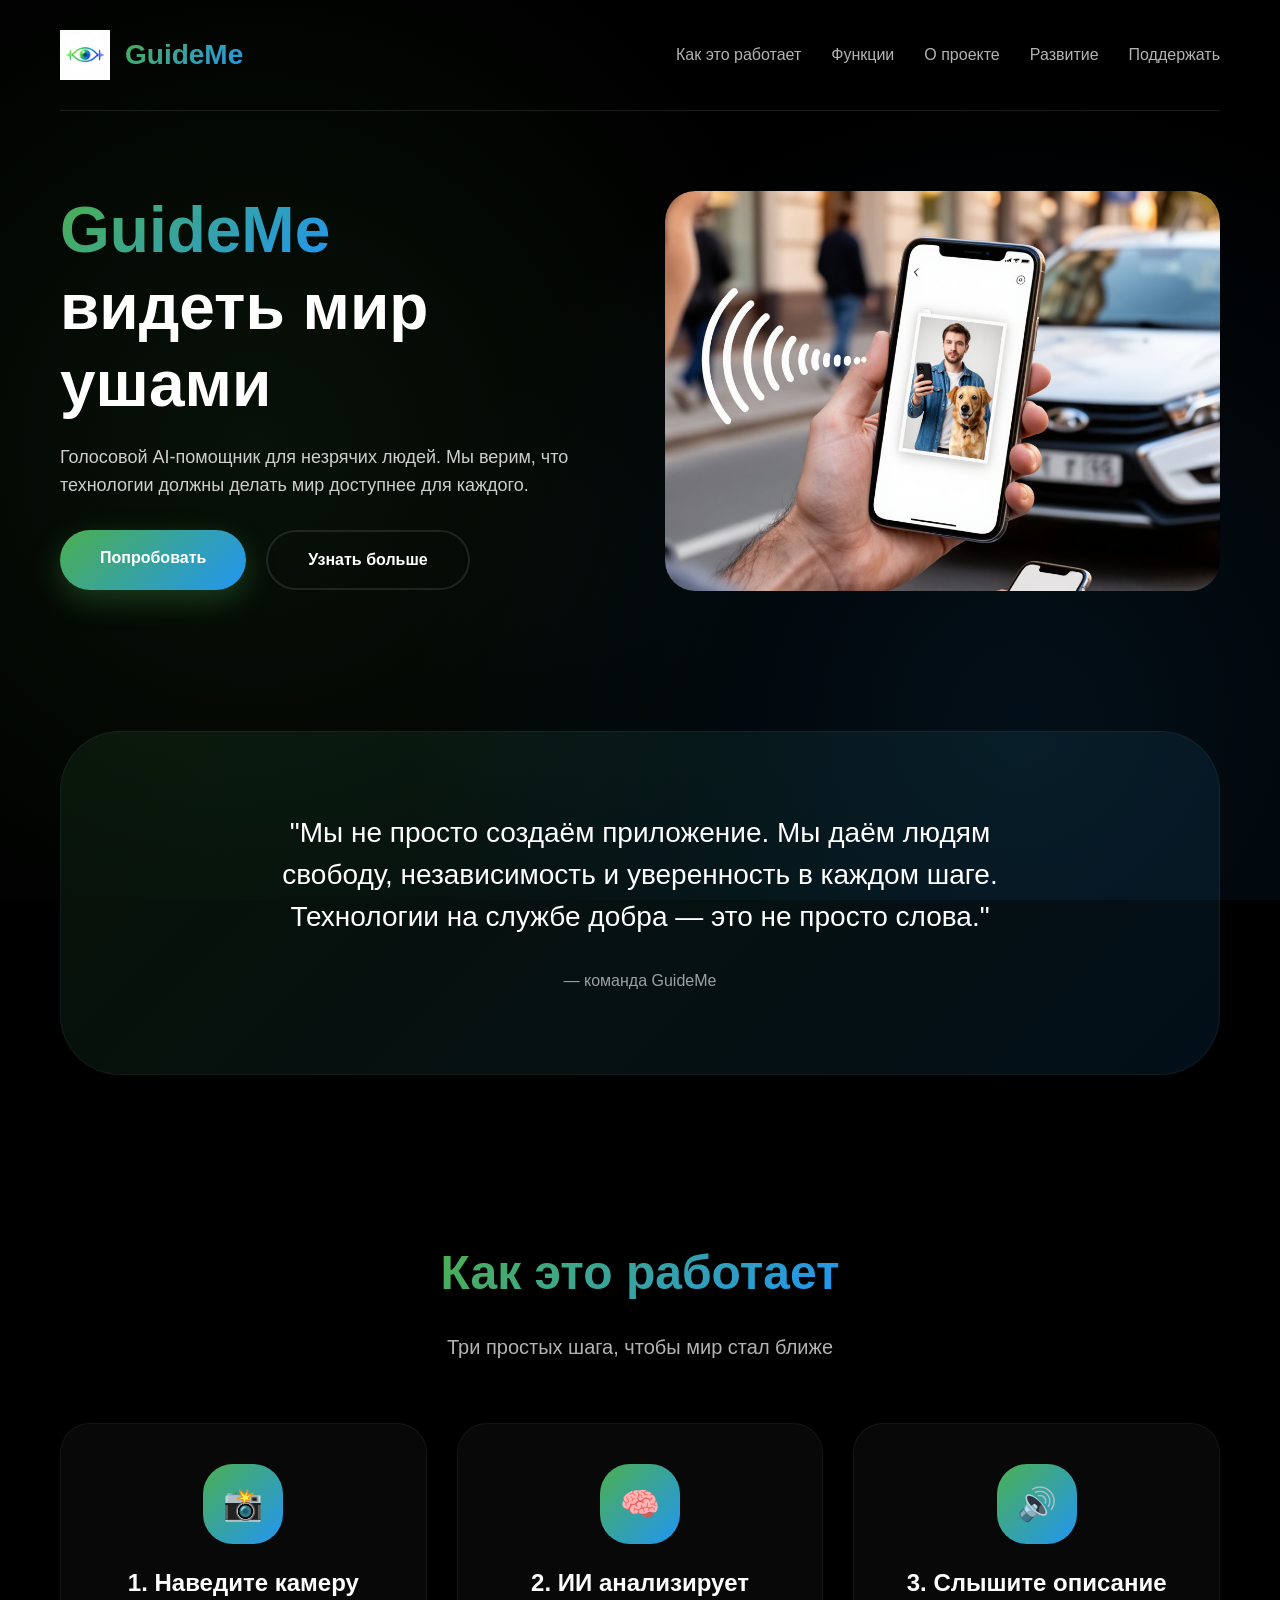
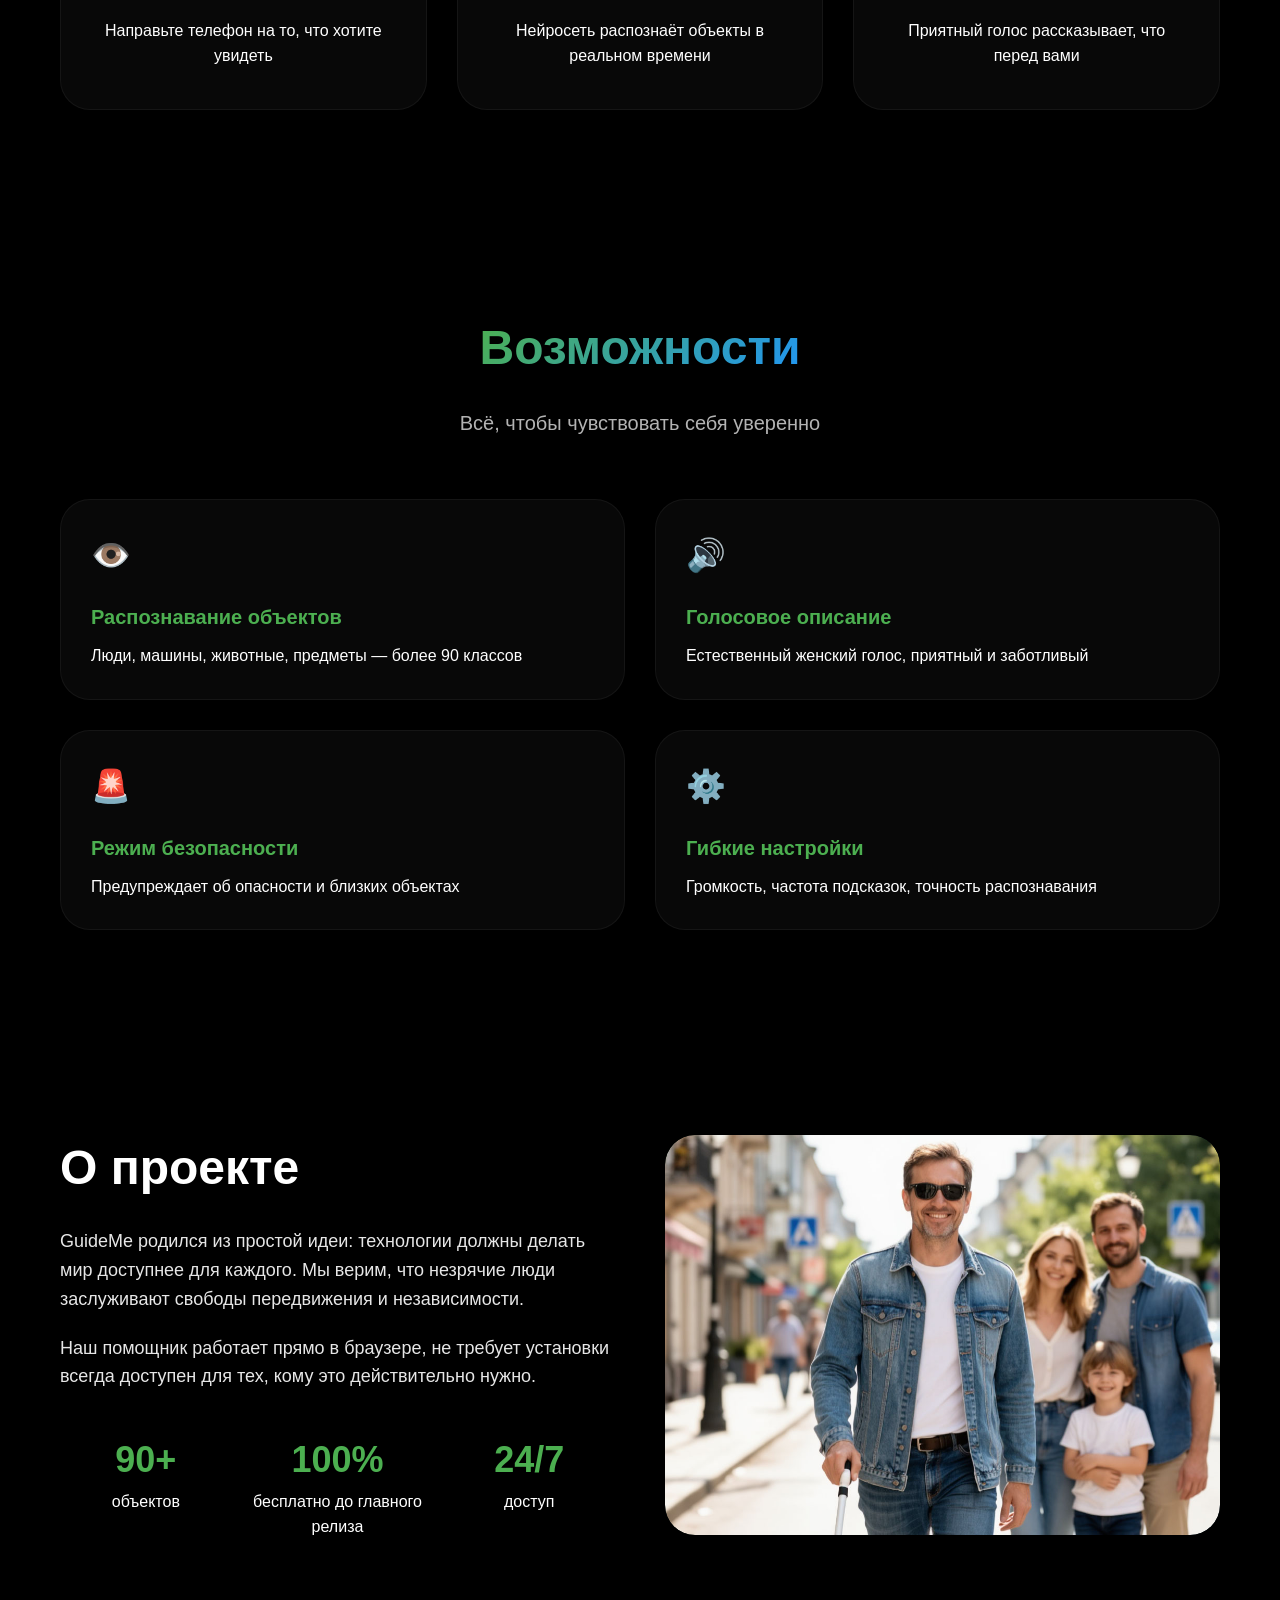
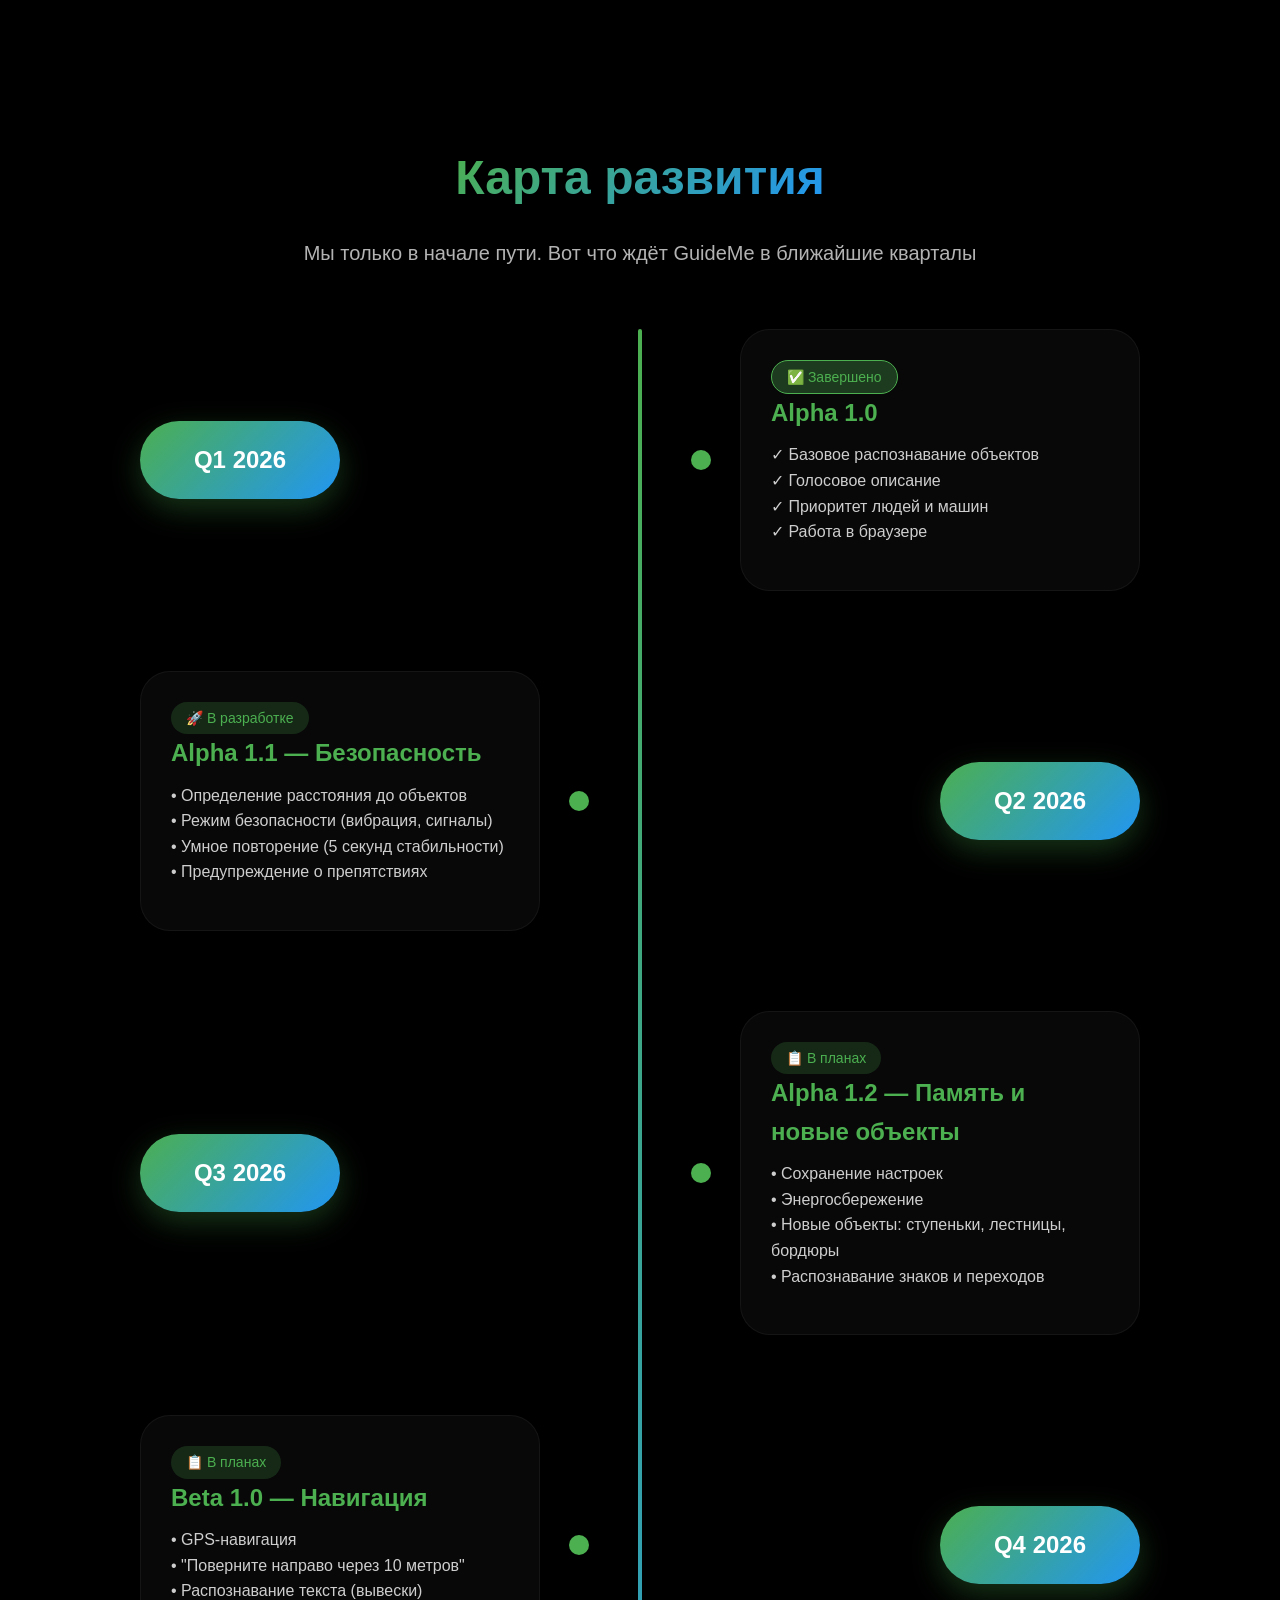
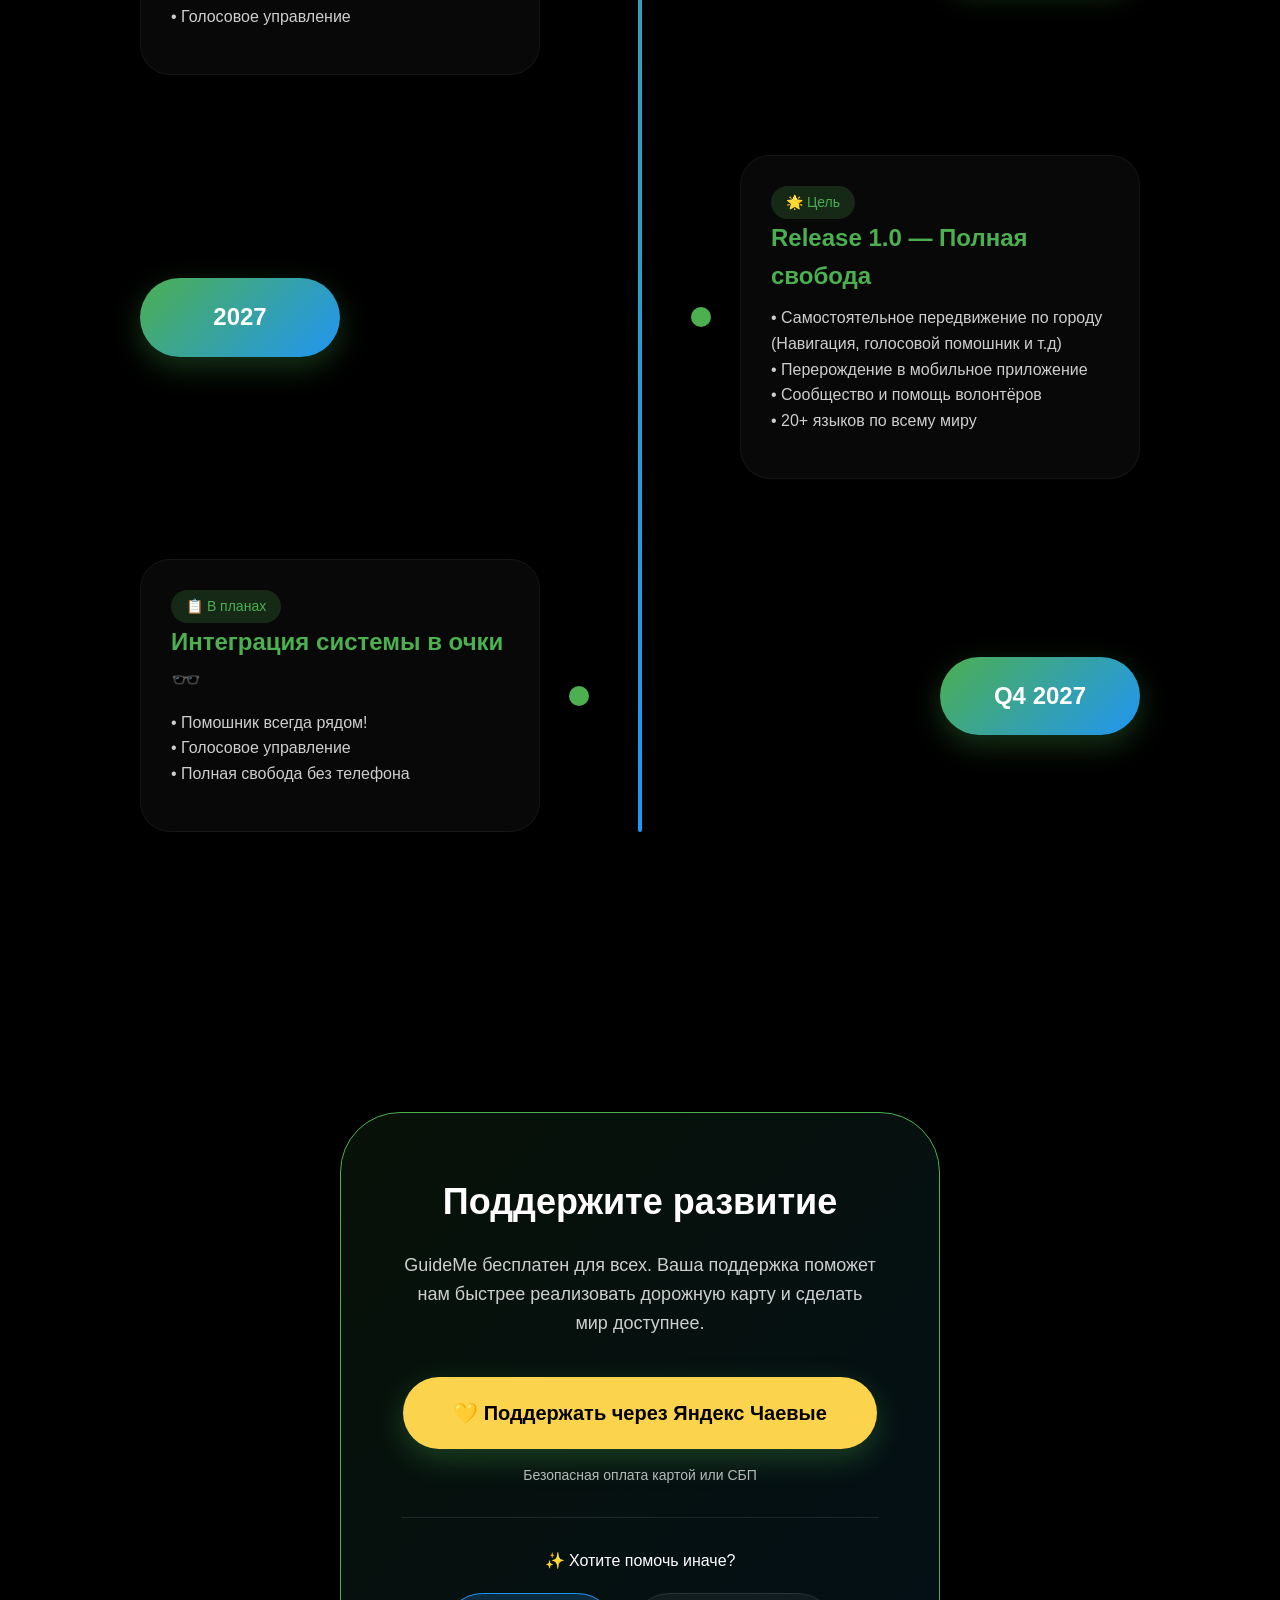
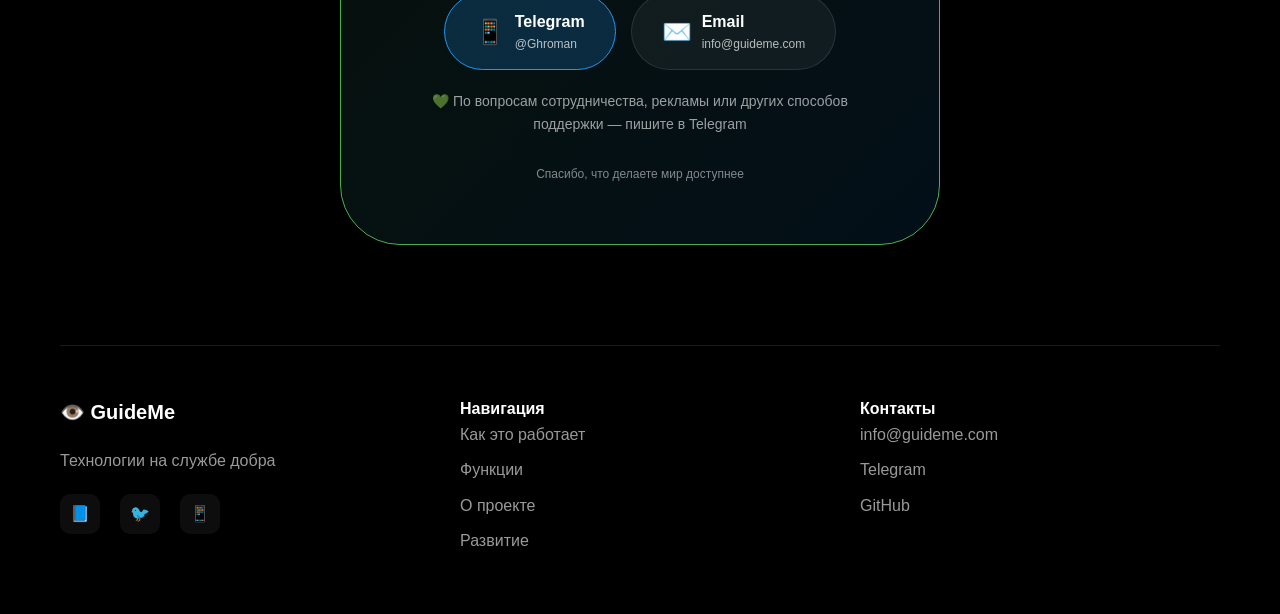
<file: lending.html>
<!DOCTYPE html>
<html lang="ru">
<head>
    <meta charset="UTF-8">
    <meta name="viewport" content="width=device-width, initial-scale=1.0">
    <title>GuideMe — видеть мир ушами</title>
    <style>
        * {
            margin: 0;
            padding: 0;
            box-sizing: border-box;
        }

        body {
            font-family: -apple-system, BlinkMacSystemFont, 'Segoe UI', Roboto, sans-serif;
            background: #000;
            color: #fff;
            line-height: 1.6;
            overflow-x: hidden;
        }

        body::before {
            content: '';
            position: fixed;
            top: 0;
            left: 0;
            width: 100%;
            height: 100%;
            background: radial-gradient(circle at 20% 50%, rgba(76, 175, 80, 0.1) 0%, transparent 50%),
                        radial-gradient(circle at 80% 80%, rgba(33, 150, 243, 0.1) 0%, transparent 50%);
            z-index: -1;
        }

        .container {
            max-width: 1200px;
            margin: 0 auto;
            padding: 0 20px;
        }

        .header {
            padding: 30px 0;
            display: flex;
            justify-content: space-between;
            align-items: center;
            flex-wrap: wrap;
            gap: 20px;
            border-bottom: 1px solid rgba(255, 255, 255, 0.1);
        }

        .logo {
            display: flex;
            align-items: center;
            gap: 15px;
        }

        .logo-icon {
            width: 50px;
            height: 50px;
            background: linear-gradient(135deg, #4CAF50, #2196F3);
            border-radius: 15px;
            display: flex;
            align-items: center;
            justify-content: center;
            font-size: 24px;
        }

        .logo-text {
            font-size: 28px;
            font-weight: bold;
            background: linear-gradient(135deg, #4CAF50, #2196F3);
            -webkit-background-clip: text;
            -webkit-text-fill-color: transparent;
        }

        .nav {
            display: flex;
            gap: 30px;
        }

        .nav a {
            color: #fff;
            text-decoration: none;
            opacity: 0.7;
            transition: 0.3s;
        }

        .nav a:hover {
            opacity: 1;
        }

        .hero {
            padding: 80px 0;
            display: grid;
            grid-template-columns: 1fr 1fr;
            gap: 50px;
            align-items: center;
        }

        .hero-title {
            font-size: 64px;
            line-height: 1.2;
            margin-bottom: 20px;
        }

        .gradient-text {
            background: linear-gradient(135deg, #4CAF50, #2196F3);
            -webkit-background-clip: text;
            -webkit-text-fill-color: transparent;
        }

        .hero-description {
            font-size: 18px;
            opacity: 0.8;
            margin-bottom: 30px;
        }

        .hero-buttons {
            display: flex;
            gap: 20px;
            flex-wrap: wrap;
        }

        .btn {
            padding: 15px 40px;
            border-radius: 50px;
            text-decoration: none;
            font-weight: 600;
            transition: 0.3s;
            display: inline-block;
        }

        .btn-primary {
            background: linear-gradient(135deg, #4CAF50, #2196F3);
            color: #fff;
            box-shadow: 0 10px 30px rgba(76, 175, 80, 0.3);
        }

        .btn-primary:hover {
            transform: translateY(-3px);
            box-shadow: 0 20px 40px rgba(76, 175, 80, 0.4);
        }

        .btn-outline {
            border: 2px solid rgba(255, 255, 255, 0.1);
            color: #fff;
        }

        .btn-outline:hover {
            border-color: #4CAF50;
        }

        /* Стили для изображений */
        .hero-image {
            width: 100%;
            height: 400px;
            background: linear-gradient(135deg, rgba(76, 175, 80, 0.1), rgba(33, 150, 243, 0.1));
            border-radius: 30px;
            display: flex;
            align-items: center;
            justify-content: center;
            position: relative;
            overflow: hidden;
        }

        .hero-image img {
            width: 100%;
            height: 100%;
            object-fit: cover;
            border-radius: 30px;
        }

        .about-image {
            width: 100%;
            height: 400px;
            background: linear-gradient(135deg, rgba(76, 175, 80, 0.1), rgba(33, 150, 243, 0.1));
            border-radius: 30px;
            display: flex;
            align-items: center;
            justify-content: center;
            overflow: hidden;
        }

        .about-image img {
            width: 100%;
            height: 100%;
            object-fit: cover;
            border-radius: 30px;
        }

        .placeholder-text {
            text-align: center;
            padding: 20px;
            color: rgba(255, 255, 255, 0.5);
            font-size: 18px;
        }

        .how-it-works {
            padding: 100px 0;
        }

        .section-title {
            font-size: 48px;
            text-align: center;
            margin-bottom: 20px;
        }

        .section-subtitle {
            text-align: center;
            font-size: 20px;
            opacity: 0.7;
            max-width: 700px;
            margin: 0 auto 60px;
        }

        .steps {
            display: grid;
            grid-template-columns: repeat(3, 1fr);
            gap: 30px;
        }

        .step {
            text-align: center;
            padding: 40px 30px;
            background: rgba(255, 255, 255, 0.03);
            border-radius: 30px;
            border: 1px solid rgba(255, 255, 255, 0.05);
            transition: 0.3s;
        }

        .step:hover {
            transform: translateY(-10px);
            background: rgba(255, 255, 255, 0.05);
            border-color: #4CAF50;
        }

        .step-icon {
            width: 80px;
            height: 80px;
            background: linear-gradient(135deg, #4CAF50, #2196F3);
            border-radius: 30px;
            display: flex;
            align-items: center;
            justify-content: center;
            font-size: 32px;
            margin: 0 auto 20px;
        }

        .step-title {
            font-size: 24px;
            margin-bottom: 15px;
        }

        .mission {
            padding: 80px;
            background: linear-gradient(135deg, rgba(76, 175, 80, 0.1), rgba(33, 150, 243, 0.1));
            border-radius: 60px;
            margin: 60px 0;
            text-align: center;
            border: 1px solid rgba(255, 255, 255, 0.05);
        }

        .mission-text {
            font-size: 28px;
            font-weight: 300;
            max-width: 800px;
            margin: 0 auto;
            line-height: 1.5;
        }

        .mission-author {
            margin-top: 30px;
            opacity: 0.6;
        }

        .features {
            padding: 100px 0;
        }

        .features-grid {
            display: grid;
            grid-template-columns: repeat(2, 1fr);
            gap: 30px;
        }

        .feature {
            padding: 30px;
            background: rgba(255, 255, 255, 0.03);
            border-radius: 30px;
            border: 1px solid rgba(255, 255, 255, 0.05);
            transition: 0.3s;
        }

        .feature:hover {
            border-color: #2196F3;
        }

        .feature-icon {
            font-size: 32px;
            margin-bottom: 20px;
        }

        .feature-title {
            font-size: 20px;
            margin-bottom: 10px;
            color: #4CAF50;
        }

        .about {
            padding: 100px 0;
        }

        .about-content {
            display: grid;
            grid-template-columns: 1fr 1fr;
            gap: 50px;
            align-items: center;
        }

        .about-text {
            font-size: 18px;
            opacity: 0.9;
        }

        .stats {
            display: grid;
            grid-template-columns: repeat(3, 1fr);
            gap: 20px;
            margin-top: 40px;
        }

        .stat {
            text-align: center;
        }

        .stat-number {
            font-size: 36px;
            font-weight: bold;
            color: #4CAF50;
        }

        /* Дорожная карта */
        .roadmap {
            padding: 100px 0;
        }

        .timeline {
            position: relative;
            max-width: 1000px;
            margin: 60px auto 0;
        }

        .timeline::before {
            content: '';
            position: absolute;
            left: 50%;
            transform: translateX(-50%);
            width: 4px;
            height: 100%;
            background: linear-gradient(180deg, #4CAF50, #2196F3);
            border-radius: 2px;
        }

        .timeline-item {
            display: flex;
            justify-content: space-between;
            align-items: center;
            margin-bottom: 80px;
            position: relative;
        }

        .timeline-item:nth-child(even) {
            flex-direction: row-reverse;
        }

        .timeline-date {
            width: 200px;
            padding: 20px;
            background: linear-gradient(135deg, #4CAF50, #2196F3);
            border-radius: 50px;
            text-align: center;
            font-size: 24px;
            font-weight: bold;
            box-shadow: 0 10px 30px rgba(76, 175, 80, 0.3);
        }

        .timeline-content {
            width: 400px;
            padding: 30px;
            background: rgba(255, 255, 255, 0.03);
            border-radius: 30px;
            border: 1px solid rgba(255, 255, 255, 0.05);
            position: relative;
        }

        .timeline-content::before {
            content: '';
            position: absolute;
            width: 20px;
            height: 20px;
            background: #4CAF50;
            border-radius: 50%;
            top: 50%;
            transform: translateY(-50%);
        }

        .timeline-item:nth-child(odd) .timeline-content::before {
            left: -50px;
        }

        .timeline-item:nth-child(even) .timeline-content::before {
            right: -50px;
        }

        .timeline-content h3 {
            font-size: 24px;
            margin-bottom: 10px;
            color: #4CAF50;
        }

        .timeline-content p {
            opacity: 0.8;
            margin-bottom: 15px;
        }

        .timeline-badge {
            display: inline-block;
            padding: 5px 15px;
            background: rgba(76, 175, 80, 0.2);
            border-radius: 50px;
            font-size: 14px;
            color: #4CAF50;
        }

        .timeline-badge.completed {
            background: rgba(76, 175, 80, 0.3);
            color: #4CAF50;
            border: 1px solid #4CAF50;
        }

        .donate {
            padding: 100px 0;
            text-align: center;
        }

        .donate-card {
            max-width: 600px;
            margin: 0 auto;
            padding: 60px;
            background: linear-gradient(135deg, rgba(76, 175, 80, 0.1), rgba(33, 150, 243, 0.1));
            border-radius: 60px;
            border: 1px solid #4CAF50;
        }

        .donate-title {
            font-size: 36px;
            margin-bottom: 20px;
        }

        .donate-description {
            font-size: 18px;
            opacity: 0.8;
            margin-bottom: 40px;
        }

        .donate-amounts {
            display: grid;
            grid-template-columns: repeat(3, 1fr);
            gap: 20px;
            margin-bottom: 30px;
        }

        .amount {
            padding: 15px;
            background: rgba(255, 255, 255, 0.05);
            border-radius: 30px;
            border: 1px solid rgba(255, 255, 255, 0.1);
            cursor: pointer;
            transition: 0.3s;
            font-size: 20px;
            font-weight: bold;
        }

        .amount:hover {
            border-color: #4CAF50;
            transform: scale(1.05);
        }

        .btn-donate {
            background: #4CAF50;
            color: #fff;
            padding: 20px 60px;
            font-size: 20px;
            border: none;
            border-radius: 50px;
            cursor: pointer;
            transition: 0.3s;
            box-shadow: 0 10px 30px rgba(76, 175, 80, 0.3);
        }

        .btn-donate:hover {
            background: #45a049;
            transform: translateY(-3px);
            box-shadow: 0 20px 40px rgba(76, 175, 80, 0.4);
        }

        .footer {
            padding: 50px 0;
            border-top: 1px solid rgba(255, 255, 255, 0.1);
            display: grid;
            grid-template-columns: repeat(3, 1fr);
            gap: 40px;
        }

        .footer-logo {
            font-size: 20px;
            font-weight: bold;
            margin-bottom: 20px;
        }

        .footer-links {
            list-style: none;
        }

        .footer-links li {
            margin-bottom: 10px;
        }

        .footer-links a {
            color: #fff;
            text-decoration: none;
            opacity: 0.6;
            transition: 0.3s;
        }

        .footer-links a:hover {
            opacity: 1;
        }

        .social-links {
            display: flex;
            gap: 20px;
            margin-top: 20px;
        }

        .social-link {
            width: 40px;
            height: 40px;
            background: rgba(255, 255, 255, 0.05);
            border-radius: 10px;
            display: flex;
            align-items: center;
            justify-content: center;
            text-decoration: none;
            color: #fff;
            transition: 0.3s;
        }

        .social-link:hover {
            background: #4CAF50;
        }

        @media (max-width: 768px) {
            .hero {
                grid-template-columns: 1fr;
            }
            
            .hero-title {
                font-size: 48px;
            }
            
            .steps, .features-grid {
                grid-template-columns: 1fr;
            }
            
            .about-content {
                grid-template-columns: 1fr;
            }
            
            .footer {
                grid-template-columns: 1fr;
            }
            
            .mission-text {
                font-size: 22px;
            }

            .timeline::before {
                left: 30px;
            }

            .timeline-item {
                flex-direction: column !important;
                align-items: flex-start;
                margin-left: 60px;
            }

            .timeline-date {
                width: 150px;
                font-size: 18px;
                margin-bottom: 20px;
            }

            .timeline-content {
                width: 100%;
            }

            .timeline-content::before {
                left: -40px !important;
                right: auto !important;
            }
        }
    </style>
</head>
<body>
    <div class="container">
        <header class="header">
<div class="logo">
    <!-- ===== ВСТАВЬТЕ ЛОГОТИП СЮДА ===== -->
    <img src="images/logo.png" alt="GuideMe Logo" style="height: 50px; width: auto;" onerror="this.style.display='none'; this.nextElementSibling.style.display='flex';">
    <div class="logo-icon" style="display: none;">👁️🔊</div>
    <span class="logo-text">GuideMe</span>
</div>
            <nav class="nav">
                <a href="#how-it-works">Как это работает</a>
                <a href="#features">Функции</a>
                <a href="#about">О проекте</a>
                <a href="#roadmap">Развитие</a>
                <a href="#donate">Поддержать</a>
            </nav>
        </header>

        <section class="hero">
            <div>
                <h1 class="hero-title">
                    <span class="gradient-text">GuideMe</span><br>
                    видеть мир<br>ушами
                </h1>
                <p class="hero-description">
                    Голосовой AI-помощник для незрячих людей. 
                    Мы верим, что технологии должны делать мир доступнее для каждого.
                </p>
                <div class="hero-buttons">
                    <a href=" https://eqvezen.github.io/GuideMeAlf13/index.html" class="btn btn-primary">Попробовать</a>
                    <a href="#about" class="btn btn-outline">Узнать больше</a>
                </div>
            </div>
            <div class="hero-image">
                <!-- ===== МЕСТО ДЛЯ ФОТО 1: Телефон с камерой и рамками ===== -->
                <!-- Положите файл в images/hero-photo.jpg -->
                <img src="images/hero-photo.jpg" alt="GuideMe в действии" onerror="this.style.display='none'; this.nextElementSibling.style.display='flex';">
                <div class="placeholder-text" style="display: none; flex-direction: column;">
                    <span style="font-size: 48px; margin-bottom: 10px;">📸</span>
                    <span>Вставьте фото телефона с распознаванием</span>
                    <small style="font-size: 14px; margin-top: 10px;">images/hero-photo.jpg</small>
                </div>
            </div>
        </section>

        <div class="mission">
            <div class="mission-text">
                "Мы не просто создаём приложение. Мы даём людям свободу, независимость и уверенность в каждом шаге. Технологии на службе добра — это не просто слова."
            </div>
            <div class="mission-author">— команда GuideMe</div>
        </div>

        <section id="how-it-works" class="how-it-works">
            <h2 class="section-title"><span class="gradient-text">Как это работает</span></h2>
            <div class="section-subtitle">
                Три простых шага, чтобы мир стал ближе
            </div>
            <div class="steps">
                <div class="step">
                    <div class="step-icon">📸</div>
                    <h3 class="step-title">1. Наведите камеру</h3>
                    <p>Направьте телефон на то, что хотите увидеть</p>
                </div>
                <div class="step">
                    <div class="step-icon">🧠</div>
                    <h3 class="step-title">2. ИИ анализирует</h3>
                    <p>Нейросеть распознаёт объекты в реальном времени</p>
                </div>
                <div class="step">
                    <div class="step-icon">🔊</div>
                    <h3 class="step-title">3. Слышите описание</h3>
                    <p>Приятный голос рассказывает, что перед вами</p>
                </div>
            </div>
        </section>

        <section id="features" class="features">
            <h2 class="section-title"><span class="gradient-text">Возможности</span></h2>
            <div class="section-subtitle">
                Всё, чтобы чувствовать себя уверенно
            </div>
            <div class="features-grid">
                <div class="feature">
                    <div class="feature-icon">👁️</div>
                    <h3 class="feature-title">Распознавание объектов</h3>
                    <p>Люди, машины, животные, предметы — более 90 классов</p>
                </div>
                <div class="feature">
                    <div class="feature-icon">🔊</div>
                    <h3 class="feature-title">Голосовое описание</h3>
                    <p>Естественный женский голос, приятный и заботливый</p>
                </div>
                <div class="feature">
                    <div class="feature-icon">🚨</div>
                    <h3 class="feature-title">Режим безопасности</h3>
                    <p>Предупреждает об опасности и близких объектах</p>
                </div>
                <div class="feature">
                    <div class="feature-icon">⚙️</div>
                    <h3 class="feature-title">Гибкие настройки</h3>
                    <p>Громкость, частота подсказок, точность распознавания</p>
                </div>
            </div>
        </section>

        <section id="about" class="about">
            <div class="about-content">
                <div>
                    <h2 class="section-title" style="text-align: left;">О проекте</h2>
                    <p class="about-text">
                        GuideMe родился из простой идеи: технологии должны делать 
                        мир доступнее для каждого. Мы верим, что незрячие люди 
                        заслуживают свободы передвижения и независимости.
                    </p>
                    <p class="about-text" style="margin-top: 20px;">
                        Наш помощник работает прямо в браузере, не требует установки 
                        всегда доступен для тех, кому это действительно нужно.
                    </p>
                    <div class="stats">
                        <div class="stat">
                            <div class="stat-number">90+</div>
                            <div>объектов</div>
                        </div>
                        <div class="stat">
                            <div class="stat-number">100%</div>
                            <div>бесплатно до главного релиза</div>
                        </div>
                        <div class="stat">
                            <div class="stat-number">24/7</div>
                            <div>доступ</div>
                        </div>
                    </div>
                </div>
                <div class="about-image">
                    <!-- ===== МЕСТО ДЛЯ ФОТО 2: Незрячий человек с телефоном ===== -->
                    <!-- Положите файл в images/about-photo.jpg -->
                    <img src="images/about-photo.jpg" alt="Незрячий человек использует GuideMe" onerror="this.style.display='none'; this.nextElementSibling.style.display='flex';">
                    <div class="placeholder-text" style="display: none; flex-direction: column;">
                        <span style="font-size: 48px; margin-bottom: 10px;">👨‍🦯</span>
                        <span>Вставьте фото незрячего человека</span>
                        <small style="font-size: 14px; margin-top: 10px;">images/about-photo.jpg</small>
                    </div>
                </div>
            </div>
        </section>

        <!-- Дорожная карта -->
        <section id="roadmap" class="roadmap">
            <h2 class="section-title"><span class="gradient-text">Карта развития</span></h2>
            <div class="section-subtitle">
                Мы только в начале пути. Вот что ждёт GuideMe в ближайшие кварталы
            </div>

            <div class="timeline">
                <div class="timeline-item">
                    <div class="timeline-date">Q1 2026</div>
                    <div class="timeline-content">
                        <span class="timeline-badge completed">✅ Завершено</span>
                        <h3>Alpha 1.0</h3>
                        <p>✓ Базовое распознавание объектов<br>
                           ✓ Голосовое описание<br>
                           ✓ Приоритет людей и машин<br>
                           ✓ Работа в браузере</p>
                    </div>
                </div>

                <div class="timeline-item">
                    <div class="timeline-date">Q2 2026</div>
                    <div class="timeline-content">
                        <span class="timeline-badge">🚀 В разработке</span>
                        <h3>Alpha 1.1 — Безопасность</h3>
                        <p>• Определение расстояния до объектов<br>
                           • Режим безопасности (вибрация, сигналы)<br>
                           • Умное повторение (5 секунд стабильности)<br>
                           • Предупреждение о препятствиях</p>
                    </div>
                </div>

                <div class="timeline-item">
                    <div class="timeline-date">Q3 2026</div>
                    <div class="timeline-content">
                        <span class="timeline-badge">📋 В планах</span>
                        <h3>Alpha 1.2 — Память и новые объекты</h3>
                        <p>• Сохранение настроек<br>
                           • Энергосбережение<br>
                           • Новые объекты: ступеньки, лестницы, бордюры<br>
                           • Распознавание знаков и переходов</p>
                    </div>
                </div>

                <div class="timeline-item">
                    <div class="timeline-date">Q4 2026</div>
                    <div class="timeline-content">
                        <span class="timeline-badge">📋 В планах</span>
                        <h3>Beta 1.0 — Навигация</h3>
                        <p>• GPS-навигация<br>
                           • "Поверните направо через 10 метров"<br>
                           • Распознавание текста (вывески)<br>
                           • Голосовое управление</p>
                    </div>
                </div>

                <div class="timeline-item">
                    <div class="timeline-date">2027</div>
                    <div class="timeline-content">
                        <span class="timeline-badge">🌟 Цель</span>
                        <h3>Release 1.0 — Полная свобода</h3>
                        <p>• Самостоятельное передвижение по городу (Навигация, голосовой помошник и т.д)<br>
                           • Перерождение в мобильное приложение<br>
                           • Сообщество и помощь волонтёров<br>
                           • 20+ языков по всему миру</p>
                    </div>
                </div>
                
                <div class="timeline-item">
                    <div class="timeline-date">Q4 2027</div>
                    <div class="timeline-content">
                        <span class="timeline-badge">📋 В планах</span>
                        <h3>Интеграция системы в очки 🕶️</h3>
                        <p>• Помошник всегда рядом!<br>
                           • Голосовое управление<br>
                           • Полная свобода без телефона</p>
                    </div>
                </div>
            </div>
        </section>

<section id="donate" class="donate">
    <div class="donate-card">
        <h2 class="donate-title">Поддержите развитие</h2>
        <p class="donate-description">
            GuideMe бесплатен для всех. Ваша поддержка поможет нам 
            быстрее реализовать дорожную карту и сделать мир доступнее.
        </p>
        
        <!-- Яндекс Чаевые (основной способ) -->
        <div style="margin-bottom: 30px;">
            <a href="https://pay.cloudtips.ru/p/79130c01" target="_blank" class="btn-donate" style="display: inline-block; text-decoration: none; background: #FCD34D; color: #000; padding: 20px 50px; font-size: 20px; border-radius: 50px; font-weight: bold; margin-bottom: 15px;">
                💛 Поддержать через Яндекс Чаевые
            </a>
            <p style="font-size: 14px; opacity: 0.7;">Безопасная оплата картой или СБП</p>
        </div>
        
        <!-- Альтернативные способы -->
        <div style="margin-top: 30px; padding-top: 30px; border-top: 1px solid rgba(255,255,255,0.1);">
            <p style="margin-bottom: 20px; font-size: 16px;">
                ✨ Хотите помочь иначе?
            </p>
            
            <div style="display: flex; gap: 15px; justify-content: center; flex-wrap: wrap;">
                <!-- Telegram контакт -->
                <a href="https://t.me/@Ghroman" target="_blank" style="display: inline-flex; align-items: center; gap: 10px; background: rgba(33, 150, 243, 0.2); padding: 15px 30px; border-radius: 50px; text-decoration: none; color: #fff; border: 1px solid #2196F3; transition: 0.3s;">
                    <span style="font-size: 24px;">📱</span>
                    <div style="text-align: left;">
                        <div style="font-weight: bold;">Telegram</div>
                        <div style="font-size: 12px; opacity: 0.7;">@Ghroman</div>
                    </div>
                </a>
                
                <!-- Email контакт (запасной) -->
                <a href="mailto:info@guideme.com" style="display: inline-flex; align-items: center; gap: 10px; background: rgba(255,255,255,0.05); padding: 15px 30px; border-radius: 50px; text-decoration: none; color: #fff; border: 1px solid rgba(255,255,255,0.1); transition: 0.3s;">
                    <span style="font-size: 24px;">✉️</span>
                    <div style="text-align: left;">
                        <div style="font-weight: bold;">Email</div>
                        <div style="font-size: 12px; opacity: 0.7;">info@guideme.com</div>
                    </div>
                </a>
            </div>
            
            <p style="margin-top: 20px; font-size: 14px; opacity: 0.6;">
                💚 По вопросам сотрудничества, рекламы или других способов поддержки — пишите в Telegram
            </p>
        </div>
        
        <p style="margin-top: 30px; font-size: 12px; opacity: 0.5;">
            Спасибо, что делаете мир доступнее
        </p>
    </div>
</section>

        <footer class="footer">
            <div>
                <div class="footer-logo">👁️ GuideMe</div>
                <p style="opacity: 0.6; margin-bottom: 20px;">
                    Технологии на службе добра
                </p>
                <div class="social-links">
                    <a href="#" class="social-link">📘</a>
                    <a href="#" class="social-link">🐦</a>
                    <a href="#" class="social-link">📱</a>
                </div>
            </div>
            <div>
                <h4>Навигация</h4>
                <ul class="footer-links">
                    <li><a href="#how-it-works">Как это работает</a></li>
                    <li><a href="#features">Функции</a></li>
                    <li><a href="#about">О проекте</a></li>
                    <li><a href="#roadmap">Развитие</a></li>
                </ul>
            </div>
            <div>
                <h4>Контакты</h4>
                <ul class="footer-links">
                    <li><a href="mailto:info@guideme.com">info@guideme.com</a></li>
                    <li><a href="#">Telegram</a></li>
                    <li><a href="#">GitHub</a></li>
                </ul>
            </div>
        </footer>
    </div>

    <script>
        // Автоматически показываем заглушки если фото не загрузились
        document.addEventListener('DOMContentLoaded', function() {
            const images = document.querySelectorAll('img');
            images.forEach(img => {
                img.addEventListener('error', function() {
                    this.style.display = 'none';
                    const placeholder = this.nextElementSibling;
                    if (placeholder && placeholder.classList.contains('placeholder-text')) {
                        placeholder.style.display = 'flex';
                    }
                });
            });
        });
    </script>
</body>
</html>
</file>
